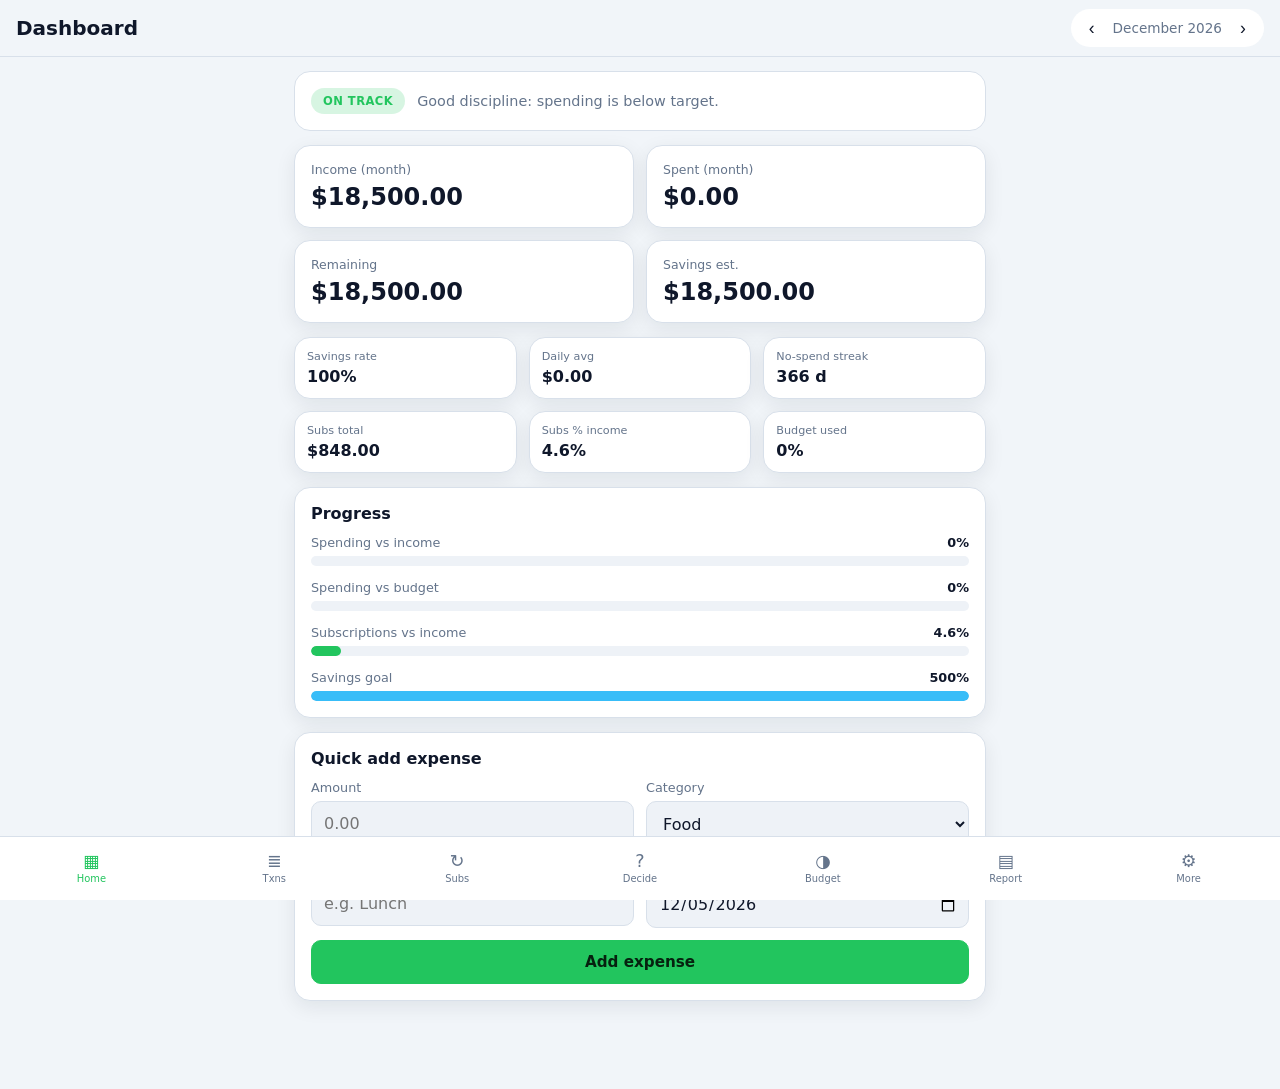
<file: index.html>
<!DOCTYPE html>
<html lang="en">
<head>
  <meta charset="UTF-8" />
  <meta name="viewport" content="width=device-width, initial-scale=1.0, viewport-fit=cover, maximum-scale=1.0, user-scalable=no" />
  <meta name="description" content="Private, offline-first personal finance tracker." />

  <title>Javi's Finance</title>

  <!-- PWA / iOS Home Screen configuration -->
  <link rel="manifest" href="./manifest.json" />
  <meta name="theme-color" content="#0f172a" />
  <meta name="apple-mobile-web-app-capable" content="yes" />
  <meta name="mobile-web-app-capable" content="yes" />
  <meta name="apple-mobile-web-app-status-bar-style" content="black-translucent" />
  <meta name="apple-mobile-web-app-title" content="Finance" />
  <link rel="apple-touch-icon" href="./icons/icon.svg" />
  <link rel="icon" href="./icons/icon.svg" type="image/svg+xml" />

  <link rel="stylesheet" href="./styles.css" />
</head>
<body>
  <!-- ============ APP HEADER ============ -->
  <header class="app-header">
    <div class="app-header__inner">
      <h1 class="app-title" id="screenTitle">Dashboard</h1>
      <div class="app-header__month">
        <button class="icon-btn" id="prevMonth" aria-label="Previous month">‹</button>
        <span id="currentMonthLabel">—</span>
        <button class="icon-btn" id="nextMonth" aria-label="Next month">›</button>
      </div>
    </div>
  </header>

  <!-- ============ MAIN CONTENT ============ -->
  <main class="app-main" id="appMain">

    <!-- ---------- DASHBOARD ---------- -->
    <section class="screen is-active" id="screen-dashboard" data-screen="dashboard">
      <div class="status-banner" id="statusBanner">
        <span class="status-badge" id="statusBadge">—</span>
        <p id="statusMessage">Loading your finances…</p>
      </div>

      <div class="grid grid-2">
        <div class="card stat">
          <span class="stat__label">Income (month)</span>
          <span class="stat__value" id="dashIncome">—</span>
        </div>
        <div class="card stat">
          <span class="stat__label">Spent (month)</span>
          <span class="stat__value" id="dashSpent">—</span>
        </div>
        <div class="card stat">
          <span class="stat__label">Remaining</span>
          <span class="stat__value" id="dashRemaining">—</span>
        </div>
        <div class="card stat">
          <span class="stat__label">Savings est.</span>
          <span class="stat__value" id="dashSavings">—</span>
        </div>
      </div>

      <div class="grid grid-3">
        <div class="card mini">
          <span class="mini__label">Savings rate</span>
          <span class="mini__value" id="dashSavingsRate">—</span>
        </div>
        <div class="card mini">
          <span class="mini__label">Daily avg</span>
          <span class="mini__value" id="dashDailyAvg">—</span>
        </div>
        <div class="card mini">
          <span class="mini__label">No-spend streak</span>
          <span class="mini__value" id="dashStreak">—</span>
        </div>
        <div class="card mini">
          <span class="mini__label">Subs total</span>
          <span class="mini__value" id="dashSubsTotal">—</span>
        </div>
        <div class="card mini">
          <span class="mini__label">Subs % income</span>
          <span class="mini__value" id="dashSubsPct">—</span>
        </div>
        <div class="card mini">
          <span class="mini__label">Budget used</span>
          <span class="mini__value" id="dashBudgetPct">—</span>
        </div>
      </div>

      <div class="card">
        <h3 class="card__title">Progress</h3>
        <div class="bar-group">
          <div class="bar-row">
            <span class="bar-row__label">Spending vs income <em id="lblSpendIncome"></em></span>
            <div class="bar"><div class="bar__fill" id="barSpendIncome"></div></div>
          </div>
          <div class="bar-row">
            <span class="bar-row__label">Spending vs budget <em id="lblSpendBudget"></em></span>
            <div class="bar"><div class="bar__fill" id="barSpendBudget"></div></div>
          </div>
          <div class="bar-row">
            <span class="bar-row__label">Subscriptions vs income <em id="lblSubsIncome"></em></span>
            <div class="bar"><div class="bar__fill" id="barSubsIncome"></div></div>
          </div>
          <div class="bar-row">
            <span class="bar-row__label">Savings goal <em id="lblSavingsGoal"></em></span>
            <div class="bar"><div class="bar__fill" id="barSavingsGoal"></div></div>
          </div>
        </div>
      </div>

      <div class="card">
        <h3 class="card__title">Quick add expense</h3>
        <form id="quickAddForm" class="form quick-form">
          <div class="form-row">
            <label>Amount
              <input type="number" step="0.01" min="0" inputmode="decimal" id="qaAmount" placeholder="0.00" required />
            </label>
            <label>Category
              <select id="qaCategory"></select>
            </label>
          </div>
          <div class="form-row">
            <label>Description
              <input type="text" id="qaDescription" placeholder="e.g. Lunch" />
            </label>
            <label>Date
              <input type="date" id="qaDate" required />
            </label>
          </div>
          <button type="submit" class="btn btn-primary btn-block">Add expense</button>
        </form>
      </div>
    </section>

    <!-- ---------- TRANSACTIONS ---------- -->
    <section class="screen" id="screen-transactions" data-screen="transactions">
      <div class="toolbar">
        <button class="btn btn-primary" id="addTxnBtn">+ Add transaction</button>
      </div>
      <div class="card filters">
        <div class="form-row">
          <label>Search
            <input type="search" id="txnSearch" placeholder="Description…" />
          </label>
          <label>Category
            <select id="txnFilterCategory"><option value="">All</option></select>
          </label>
        </div>
        <div class="form-row">
          <label>Type
            <select id="txnFilterType">
              <option value="">All</option>
              <option value="expense">Expense</option>
              <option value="income">Income</option>
            </select>
          </label>
          <label>Sort
            <select id="txnSort">
              <option value="date-desc">Date ↓</option>
              <option value="date-asc">Date ↑</option>
              <option value="amount-desc">Amount ↓</option>
              <option value="amount-asc">Amount ↑</option>
            </select>
          </label>
        </div>
      </div>
      <div id="txnList" class="list"></div>
    </section>

    <!-- ---------- SUBSCRIPTIONS ---------- -->
    <section class="screen" id="screen-subscriptions" data-screen="subscriptions">
      <div class="toolbar">
        <button class="btn btn-primary" id="addSubBtn">+ Add subscription</button>
      </div>
      <div class="grid grid-2">
        <div class="card stat"><span class="stat__label">Monthly total</span><span class="stat__value" id="subMonthly">—</span></div>
        <div class="card stat"><span class="stat__label">Yearly total</span><span class="stat__value" id="subYearly">—</span></div>
        <div class="card mini"><span class="mini__label">% of income</span><span class="mini__value" id="subPct">—</span></div>
        <div class="card mini"><span class="mini__label">Optional total</span><span class="mini__value" id="subOptional">—</span></div>
      </div>
      <div class="card" id="subInsightCard">
        <h3 class="card__title">Most expensive</h3>
        <p id="subMostExpensive" class="muted">—</p>
        <div id="subSuggestions"></div>
      </div>
      <div id="subList" class="list"></div>
    </section>

    <!-- ---------- PURCHASE DECISION ---------- -->
    <section class="screen" id="screen-decision" data-screen="decision">
      <div class="grid grid-3">
        <div class="card mini"><span class="mini__label">Avoided (rejected)</span><span class="mini__value" id="decAvoided">—</span></div>
        <div class="card mini"><span class="mini__label">Delayed</span><span class="mini__value" id="decDelayed">—</span></div>
        <div class="card mini"><span class="mini__label">Unnecessary avoided</span><span class="mini__value" id="decCount">—</span></div>
      </div>

      <div class="card">
        <h3 class="card__title">Should I buy it?</h3>
        <form id="decisionForm" class="form">
          <div class="form-row">
            <label>Item name<input type="text" id="decName" required placeholder="e.g. Headphones" /></label>
            <label>Cost<input type="number" step="0.01" min="0" inputmode="decimal" id="decCost" required placeholder="0.00" /></label>
          </div>
          <label>Category<select id="decCategory"></select></label>
          <div class="check-grid">
            <label class="check"><input type="checkbox" id="decNecessary" /> Is it necessary?</label>
            <label class="check"><input type="checkbox" id="decSupports" /> Supports health / work / family?</label>
            <label class="check"><input type="checkbox" id="decCanWait" /> Can it wait 7 days?</label>
            <label class="check"><input type="checkbox" id="decFreeAlt" /> Is there a free alternative?</label>
          </div>
          <label>Notes<textarea id="decNotes" rows="2" placeholder="Optional"></textarea></label>
          <button type="submit" class="btn btn-primary btn-block">Evaluate</button>
        </form>
        <div id="decisionResult" class="decision-result hidden"></div>
      </div>

      <h3 class="section-heading">History</h3>
      <div id="decList" class="list"></div>
    </section>

    <!-- ---------- BUDGET ---------- -->
    <section class="screen" id="screen-budget" data-screen="budget">
      <div class="toolbar">
        <button class="btn btn-primary" id="addBudgetBtn">+ Add budget</button>
      </div>
      <div id="budgetAlerts"></div>
      <div id="budgetList" class="list"></div>
    </section>

    <!-- ---------- REPORTS ---------- -->
    <section class="screen" id="screen-reports" data-screen="reports">
      <div class="card">
        <h3 class="card__title">Monthly summary</h3>
        <p id="reportSummary" class="muted">—</p>
      </div>
      <div class="grid grid-2">
        <div class="card stat"><span class="stat__label">Income</span><span class="stat__value" id="repIncome">—</span></div>
        <div class="card stat"><span class="stat__label">Expenses</span><span class="stat__value" id="repExpenses">—</span></div>
        <div class="card stat"><span class="stat__label">Net savings</span><span class="stat__value" id="repNet">—</span></div>
        <div class="card stat"><span class="stat__label">Savings rate</span><span class="stat__value" id="repRate">—</span></div>
      </div>
      <div class="card">
        <h3 class="card__title">Budget performance</h3>
        <p id="repBudget" class="muted">—</p>
      </div>
      <div class="card">
        <h3 class="card__title">Expenses by category</h3>
        <div id="repCategoryChart" class="chart"></div>
      </div>
      <div class="card">
        <h3 class="card__title">Essential vs optional</h3>
        <div id="repNecessityChart" class="chart"></div>
      </div>
      <div class="card">
        <h3 class="card__title">Top 5 expenses</h3>
        <div id="repTopList" class="list"></div>
      </div>
      <div class="toolbar">
        <button class="btn" id="exportReportCsv">Export report CSV</button>
      </div>
    </section>

    <!-- ---------- SETTINGS ---------- -->
    <section class="screen" id="screen-settings" data-screen="settings">
      <div class="card">
        <h3 class="card__title">Income & goals</h3>
        <form id="settingsForm" class="form">
          <div class="form-row">
            <label>Biweekly income<input type="number" step="0.01" min="0" id="setBiweekly" /></label>
            <label>Monthly income<input type="number" step="0.01" min="0" id="setMonthly" /></label>
          </div>
          <div class="form-row">
            <label>Income frequency
              <select id="setFrequency">
                <option value="biweekly">Biweekly</option>
                <option value="monthly">Monthly</option>
              </select>
            </label>
            <label>Currency symbol<input type="text" id="setCurrency" maxlength="4" /></label>
          </div>
          <div class="form-row">
            <label>Savings goal %<input type="number" step="1" min="0" max="100" id="setSavingsPct" /></label>
            <label>Spending limit %<input type="number" step="1" min="0" max="100" id="setSpendPct" /></label>
          </div>
          <div class="form-row">
            <label>Default monthly budget<input type="number" step="0.01" min="0" id="setMonthlyBudget" /></label>
            <label>First day of month<input type="number" min="1" max="28" id="setFirstDay" /></label>
          </div>
          <label>Theme
            <select id="setTheme">
              <option value="system">System</option>
              <option value="dark">Dark</option>
              <option value="light">Light</option>
            </select>
          </label>
          <button type="submit" class="btn btn-primary btn-block">Save settings</button>
        </form>
      </div>

      <div class="card">
        <h3 class="card__title">Categories</h3>
        <p class="muted small">Expense categories (comma separated)</p>
        <textarea id="setExpenseCats" rows="3"></textarea>
        <p class="muted small">Income categories (comma separated)</p>
        <textarea id="setIncomeCats" rows="2"></textarea>
        <button class="btn btn-block" id="saveCatsBtn">Save categories</button>
      </div>

      <div class="card">
        <h3 class="card__title">Backup & data</h3>
        <div class="btn-stack">
          <button class="btn" id="exportJsonBtn">Export all (JSON)</button>
          <button class="btn" id="exportTxnCsvBtn">Export transactions (CSV)</button>
          <button class="btn" id="exportBudgetCsvBtn">Export budgets (CSV)</button>
          <button class="btn" id="downloadCsvTemplateBtn">Download CSV template</button>
          <label class="btn btn-file">Import transactions (CSV)
            <input type="file" id="importTxnCsvInput" accept=".csv,text/csv" hidden />
          </label>
          <label class="btn btn-file">Import JSON backup
            <input type="file" id="importJsonInput" accept="application/json,.json" hidden />
          </label>
          <button class="btn btn-danger" id="resetBtn">Reset all data</button>
        </div>
        <p class="muted small">CSV template columns: <code>date, type, amount, category,
          description, necessity, paymentMethod, notes</code>. Dates use
          <code>YYYY-MM-DD</code>. Importing a CSV <b>adds</b> rows to your existing
          transactions (it doesn't overwrite them).</p>
      </div>

      <p class="muted small center">Javi's Finance · v1.0.0 · all data stored locally on this device.</p>
    </section>
  </main>

  <!-- ============ BOTTOM NAVIGATION ============ -->
  <nav class="bottom-nav" id="bottomNav">
    <button class="nav-btn is-active" data-nav="dashboard"><span class="nav-ico">▦</span><span>Home</span></button>
    <button class="nav-btn" data-nav="transactions"><span class="nav-ico">≣</span><span>Txns</span></button>
    <button class="nav-btn" data-nav="subscriptions"><span class="nav-ico">↻</span><span>Subs</span></button>
    <button class="nav-btn" data-nav="decision"><span class="nav-ico">?</span><span>Decide</span></button>
    <button class="nav-btn" data-nav="budget"><span class="nav-ico">◑</span><span>Budget</span></button>
    <button class="nav-btn" data-nav="reports"><span class="nav-ico">▤</span><span>Report</span></button>
    <button class="nav-btn" data-nav="settings"><span class="nav-ico">⚙</span><span>More</span></button>
  </nav>

  <!-- ============ MODAL CONTAINER ============ -->
  <div class="modal-backdrop hidden" id="modalBackdrop">
    <div class="modal" id="modal" role="dialog" aria-modal="true">
      <div class="modal__head">
        <h3 id="modalTitle">Title</h3>
        <button class="icon-btn" id="modalClose" aria-label="Close">✕</button>
      </div>
      <div class="modal__body" id="modalBody"></div>
    </div>
  </div>

  <!-- ============ TOAST ============ -->
  <div id="toast" class="toast hidden"></div>

  <script src="./app.js"></script>
</body>
</html>
</file>
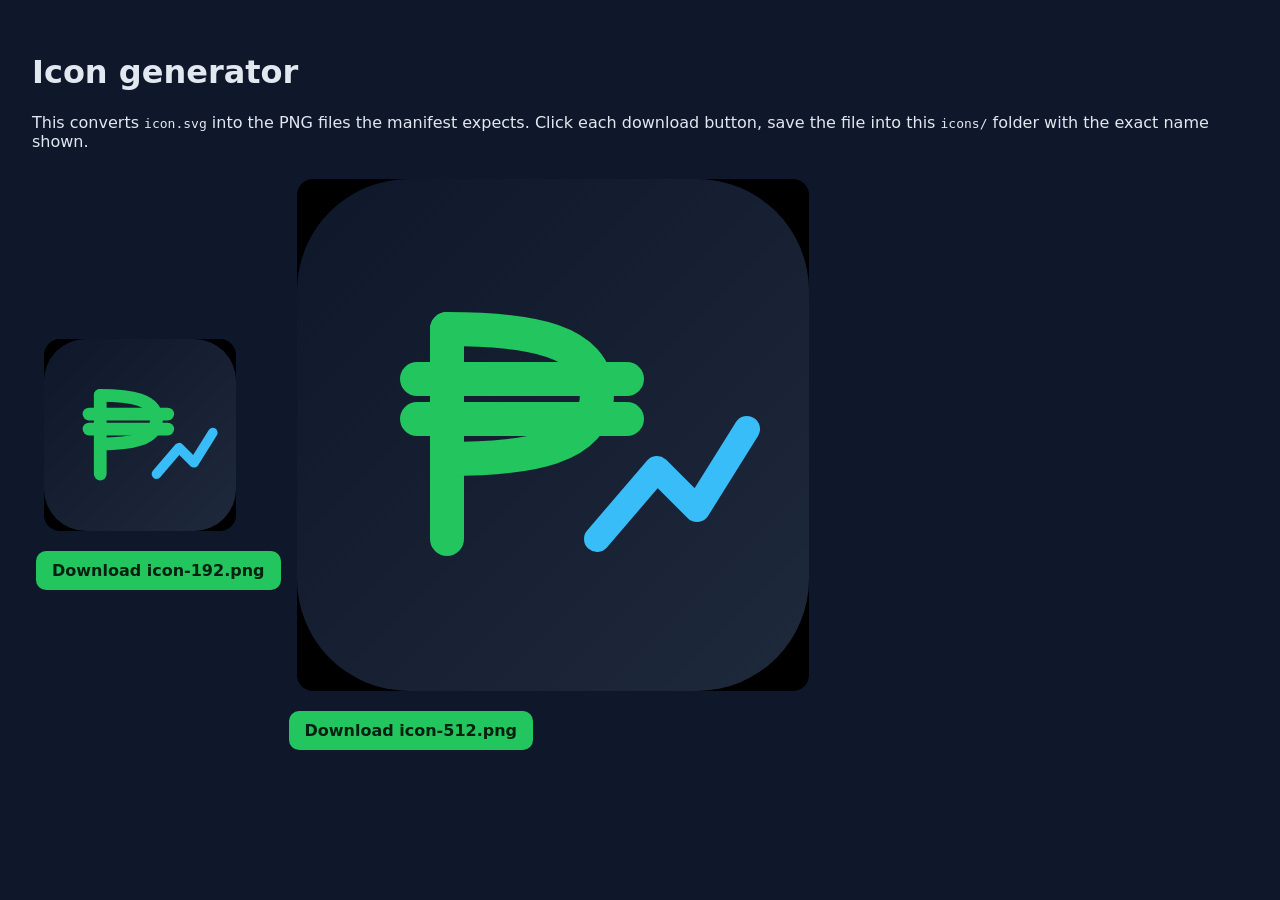
<file: icons/generate-icons.html>
<!DOCTYPE html>
<html lang="en">
<head>
<meta charset="UTF-8">
<meta name="viewport" content="width=device-width, initial-scale=1.0">
<title>Generate PNG icons</title>
<style>
  body { font-family: system-ui, sans-serif; background:#0f172a; color:#e2e8f0; padding:24px; }
  button, a.btn { display:inline-block; background:#22c55e; color:#06210f; padding:10px 16px;
    border:0; border-radius:10px; font-weight:700; text-decoration:none; cursor:pointer; margin:4px; }
  canvas { background:#000; margin:12px; border-radius:16px; }
  .row { display:flex; flex-wrap:wrap; align-items:center; }
</style>
</head>
<body>
<h1>Icon generator</h1>
<p>This converts <code>icon.svg</code> into the PNG files the manifest expects.
Click each download button, save the file into this <code>icons/</code> folder with the exact name shown.</p>
<div class="row">
  <div>
    <canvas id="c192" width="192" height="192"></canvas><br>
    <a class="btn" id="d192" download="icon-192.png">Download icon-192.png</a>
  </div>
  <div>
    <canvas id="c512" width="512" height="512"></canvas><br>
    <a class="btn" id="d512" download="icon-512.png">Download icon-512.png</a>
  </div>
</div>
<script>
  // Load the existing SVG icon and rasterize it at two sizes.
  function draw(size, canvasId, linkId) {
    const canvas = document.getElementById(canvasId);
    const ctx = canvas.getContext("2d");
    const img = new Image();
    img.onload = () => {
      ctx.clearRect(0, 0, size, size);
      ctx.drawImage(img, 0, 0, size, size);
      document.getElementById(linkId).href = canvas.toDataURL("image/png");
    };
    img.src = "icon.svg";
  }
  draw(192, "c192", "d192");
  draw(512, "c512", "d512");
</script>
</body>
</html>
</file>
<file: styles.css>
/* ===========================================================
   Javi's Finance — styles.css
   Mobile-first, dark-by-default, calm finance dashboard.
   =========================================================== */

:root {
  --bg: #0f172a;
  --bg-elev: #1e293b;
  --bg-elev-2: #273449;
  --line: #334155;
  --text: #e2e8f0;
  --text-dim: #94a3b8;
  --accent: #22c55e;
  --accent-dim: #16a34a;
  --info: #38bdf8;
  --warn: #f59e0b;
  --danger: #ef4444;
  --radius: 16px;
  --radius-sm: 10px;
  --shadow: 0 6px 20px rgba(0, 0, 0, 0.35);
  --safe-top: env(safe-area-inset-top, 0px);
  --safe-bottom: env(safe-area-inset-bottom, 0px);
  --nav-h: 64px;
  --header-h: 56px;
}

/* Light theme override */
:root[data-theme="light"] {
  --bg: #f1f5f9;
  --bg-elev: #ffffff;
  --bg-elev-2: #eef2f7;
  --line: #d8e0ea;
  --text: #0f172a;
  --text-dim: #64748b;
  --shadow: 0 6px 20px rgba(15, 23, 42, 0.08);
}

* { box-sizing: border-box; margin: 0; padding: 0; }

html, body {
  background: var(--bg);
  color: var(--text);
  font-family: -apple-system, BlinkMacSystemFont, "Segoe UI", Roboto, system-ui, sans-serif;
  -webkit-font-smoothing: antialiased;
  font-size: 16px;
}

body {
  min-height: 100vh;
  padding-bottom: calc(var(--nav-h) + var(--safe-bottom));
}

/* ---------------- Header ---------------- */
.app-header {
  position: sticky;
  top: 0;
  z-index: 20;
  background: var(--bg);
  padding-top: var(--safe-top);
  border-bottom: 1px solid var(--line);
}
.app-header__inner {
  height: var(--header-h);
  display: flex;
  align-items: center;
  justify-content: space-between;
  padding: 0 16px;
}
.app-title { font-size: 1.25rem; font-weight: 700; }
.app-header__month {
  display: flex;
  align-items: center;
  gap: 6px;
  font-size: 0.85rem;
  color: var(--text-dim);
  background: var(--bg-elev);
  border-radius: 999px;
  padding: 4px 6px;
}
.app-header__month span { min-width: 84px; text-align: center; }

.icon-btn {
  background: transparent;
  border: 0;
  color: var(--text);
  font-size: 1.1rem;
  width: 30px;
  height: 30px;
  border-radius: 8px;
  cursor: pointer;
}
.icon-btn:active { background: var(--bg-elev-2); }

/* ---------------- Main / screens ---------------- */
.app-main { padding: 14px 14px 24px; max-width: 720px; margin: 0 auto; }
.screen { display: none; flex-direction: column; gap: 14px; }
.screen.is-active { display: flex; }

.section-heading { font-size: 0.95rem; color: var(--text-dim); margin-top: 4px; }

/* ---------------- Cards & grid ---------------- */
.card {
  background: var(--bg-elev);
  border: 1px solid var(--line);
  border-radius: var(--radius);
  padding: 16px;
  box-shadow: var(--shadow);
}
.card__title { font-size: 1rem; margin-bottom: 12px; }

.grid { display: grid; gap: 12px; }
.grid-2 { grid-template-columns: repeat(2, 1fr); }
.grid-3 { grid-template-columns: repeat(3, 1fr); }

.stat { display: flex; flex-direction: column; gap: 6px; }
.stat__label { font-size: 0.78rem; color: var(--text-dim); }
.stat__value { font-size: 1.35rem; font-weight: 700; }

.mini { display: flex; flex-direction: column; gap: 4px; padding: 12px; }
.mini__label { font-size: 0.7rem; color: var(--text-dim); }
.mini__value { font-size: 1rem; font-weight: 600; }

/* ---------------- Status banner ---------------- */
.status-banner {
  background: var(--bg-elev);
  border: 1px solid var(--line);
  border-radius: var(--radius);
  padding: 16px;
  display: flex;
  align-items: center;
  gap: 12px;
}
.status-banner p { font-size: 0.9rem; color: var(--text-dim); }
.status-badge {
  font-size: 0.72rem;
  font-weight: 700;
  text-transform: uppercase;
  letter-spacing: 0.04em;
  padding: 6px 12px;
  border-radius: 999px;
  white-space: nowrap;
}
.status-badge.green { background: rgba(34, 197, 94, 0.18); color: var(--accent); }
.status-badge.yellow { background: rgba(245, 158, 11, 0.18); color: var(--warn); }
.status-badge.red { background: rgba(239, 68, 68, 0.18); color: var(--danger); }

/* ---------------- Progress bars ---------------- */
.bar-group { display: flex; flex-direction: column; gap: 14px; }
.bar-row__label {
  display: flex; justify-content: space-between;
  font-size: 0.8rem; color: var(--text-dim); margin-bottom: 6px;
}
.bar-row__label em { font-style: normal; color: var(--text); font-weight: 600; }
.bar {
  height: 10px; background: var(--bg-elev-2);
  border-radius: 999px; overflow: hidden;
}
.bar__fill {
  height: 100%; width: 0%;
  background: var(--accent);
  border-radius: 999px;
  transition: width 0.4s ease;
}
.bar__fill.warn { background: var(--warn); }
.bar__fill.danger { background: var(--danger); }
.bar__fill.info { background: var(--info); }

/* ---------------- Forms ---------------- */
.form { display: flex; flex-direction: column; gap: 12px; }
/* minmax(0,1fr) — not plain 1fr — lets columns shrink below their content's
   intrinsic width, which is what stops iOS date inputs from overflowing. */
.form-row { display: grid; grid-template-columns: minmax(0, 1fr) minmax(0, 1fr); gap: 12px; }
.form-row > label { min-width: 0; }
label { display: flex; flex-direction: column; gap: 6px; font-size: 0.8rem; color: var(--text-dim); }
input, select, textarea {
  background: var(--bg-elev-2);
  border: 1px solid var(--line);
  color: var(--text);
  border-radius: var(--radius-sm);
  padding: 12px;
  font-size: 1rem;
  font-family: inherit;
  width: 100%;
  min-width: 0;          /* allow inputs to shrink within their container */
  max-width: 100%;
}
/* iOS/WebKit date & time inputs report a wide intrinsic size and ignore width
   unless appearance is reset; these rules keep them inside their box. */
input[type="date"],
input[type="time"],
input[type="datetime-local"] {
  -webkit-appearance: none;
  appearance: none;
  box-sizing: border-box;
}
input[type="date"]::-webkit-date-and-time-value {
  text-align: left;
  margin: 0;
  min-width: 0;
}
input[type="date"]::-webkit-calendar-picker-indicator {
  margin-inline-start: auto;
  padding: 0;
}
input:focus, select:focus, textarea:focus {
  outline: none; border-color: var(--accent);
}
textarea { resize: vertical; }

.check-grid { display: grid; grid-template-columns: 1fr 1fr; gap: 10px; }
.check {
  flex-direction: row; align-items: center; gap: 8px;
  color: var(--text); font-size: 0.85rem;
  background: var(--bg-elev-2); padding: 10px; border-radius: var(--radius-sm);
}
.check input { width: auto; }

/* ---------------- Buttons ---------------- */
.btn {
  background: var(--bg-elev-2);
  color: var(--text);
  border: 1px solid var(--line);
  border-radius: var(--radius-sm);
  padding: 12px 16px;
  font-size: 0.95rem;
  font-weight: 600;
  cursor: pointer;
  font-family: inherit;
}
.btn:active { transform: translateY(1px); }
.btn-primary { background: var(--accent); color: #06210f; border-color: var(--accent); }
.btn-danger { background: rgba(239, 68, 68, 0.15); color: var(--danger); border-color: rgba(239,68,68,0.4); }
.btn-block { width: 100%; }
.btn-stack { display: flex; flex-direction: column; gap: 10px; }
.btn-file { text-align: center; display: block; }

.toolbar { display: flex; gap: 10px; }

/* ---------------- Lists ---------------- */
.list { display: flex; flex-direction: column; gap: 10px; }
.list-item {
  background: var(--bg-elev);
  border: 1px solid var(--line);
  border-radius: var(--radius-sm);
  padding: 12px 14px;
  display: flex;
  align-items: center;
  justify-content: space-between;
  gap: 10px;
}
.list-item__main { display: flex; flex-direction: column; gap: 3px; min-width: 0; }
.list-item__title { font-weight: 600; font-size: 0.95rem; }
.list-item__sub { font-size: 0.75rem; color: var(--text-dim); }
.list-item__amount { font-weight: 700; white-space: nowrap; }
.amount-expense { color: var(--danger); }
.amount-income { color: var(--accent); }
.list-item__actions { display: flex; gap: 6px; }

.tag {
  font-size: 0.65rem; padding: 2px 8px; border-radius: 999px;
  background: var(--bg-elev-2); color: var(--text-dim);
}
.tag.essential { background: rgba(34,197,94,0.16); color: var(--accent); }
.tag.useful { background: rgba(56,189,248,0.16); color: var(--info); }
.tag.unnecessary, .tag.optional { background: rgba(245,158,11,0.16); color: var(--warn); }
.tag.inactive { background: rgba(148,163,184,0.16); color: var(--text-dim); }

/* ---------------- Budget item ---------------- */
.budget-item { display: flex; flex-direction: column; gap: 8px; }
.budget-item__head { display: flex; justify-content: space-between; align-items: baseline; }
.budget-item__name { font-weight: 600; }
.budget-item__nums { font-size: 0.8rem; color: var(--text-dim); }

/* ---------------- Charts (CSS bars) ---------------- */
.chart { display: flex; flex-direction: column; gap: 10px; }
.chart-row { display: flex; flex-direction: column; gap: 4px; }
.chart-row__top { display: flex; justify-content: space-between; font-size: 0.8rem; }
.chart-row__bar { height: 14px; background: var(--bg-elev-2); border-radius: 6px; overflow: hidden; }
.chart-row__fill { height: 100%; background: var(--info); border-radius: 6px; }

/* ---------------- Alerts ---------------- */
.alert {
  border-radius: var(--radius-sm);
  padding: 12px 14px;
  font-size: 0.85rem;
  display: flex;
  gap: 8px;
  align-items: flex-start;
}
.alert.green { background: rgba(34,197,94,0.12); color: var(--accent); }
.alert.yellow { background: rgba(245,158,11,0.12); color: var(--warn); }
.alert.red { background: rgba(239,68,68,0.12); color: var(--danger); }
#budgetAlerts { display: flex; flex-direction: column; gap: 8px; }

/* ---------------- Decision result ---------------- */
.decision-result {
  margin-top: 14px; padding: 16px; border-radius: var(--radius-sm);
  text-align: center;
}
.decision-result h4 { font-size: 1.1rem; margin-bottom: 6px; }
.decision-result.buy { background: rgba(34,197,94,0.14); color: var(--accent); }
.decision-result.wait { background: rgba(245,158,11,0.14); color: var(--warn); }
.decision-result.no { background: rgba(239,68,68,0.14); color: var(--danger); }

/* ---------------- Empty state ---------------- */
.empty {
  text-align: center; color: var(--text-dim);
  padding: 32px 16px; font-size: 0.9rem;
}

/* ---------------- Misc ---------------- */
.muted { color: var(--text-dim); }
.small { font-size: 0.78rem; }
.center { text-align: center; }
.hidden { display: none !important; }

/* ---------------- Bottom nav ---------------- */
.bottom-nav {
  position: fixed;
  bottom: 0; left: 0; right: 0;
  z-index: 30;
  display: flex;
  background: var(--bg-elev);
  border-top: 1px solid var(--line);
  padding-bottom: var(--safe-bottom);
  height: calc(var(--nav-h) + var(--safe-bottom));
}
.nav-btn {
  flex: 1;
  background: transparent;
  border: 0;
  color: var(--text-dim);
  display: flex;
  flex-direction: column;
  align-items: center;
  justify-content: center;
  gap: 2px;
  font-size: 0.62rem;
  cursor: pointer;
  font-family: inherit;
}
.nav-ico { font-size: 1.1rem; line-height: 1; }
.nav-btn.is-active { color: var(--accent); }

/* ---------------- Modal ---------------- */
.modal-backdrop {
  position: fixed; inset: 0; z-index: 50;
  background: rgba(0,0,0,0.6);
  display: flex; align-items: flex-end; justify-content: center;
}
.modal {
  background: var(--bg-elev);
  border-radius: 20px 20px 0 0;
  width: 100%; max-width: 720px;
  max-height: 92vh;
  overflow-y: auto;
  padding: 18px 16px calc(24px + var(--safe-bottom));
  animation: slideUp 0.22s ease;
}
@keyframes slideUp { from { transform: translateY(40px); opacity: 0; } to { transform: translateY(0); opacity: 1; } }
.modal__head { display: flex; justify-content: space-between; align-items: center; margin-bottom: 14px; }
.modal__head h3 { font-size: 1.1rem; }

/* ---------------- Toast ---------------- */
.toast {
  position: fixed;
  bottom: calc(var(--nav-h) + var(--safe-bottom) + 16px);
  left: 50%; transform: translateX(-50%);
  background: var(--bg-elev-2);
  color: var(--text);
  border: 1px solid var(--line);
  padding: 12px 18px;
  border-radius: 999px;
  font-size: 0.85rem;
  z-index: 60;
  box-shadow: var(--shadow);
  animation: fadeIn 0.2s ease;
}
@keyframes fadeIn { from { opacity: 0; } to { opacity: 1; } }

/* ---------------- Larger screens ---------------- */
@media (min-width: 540px) {
  .stat__value { font-size: 1.5rem; }
}
</file>
